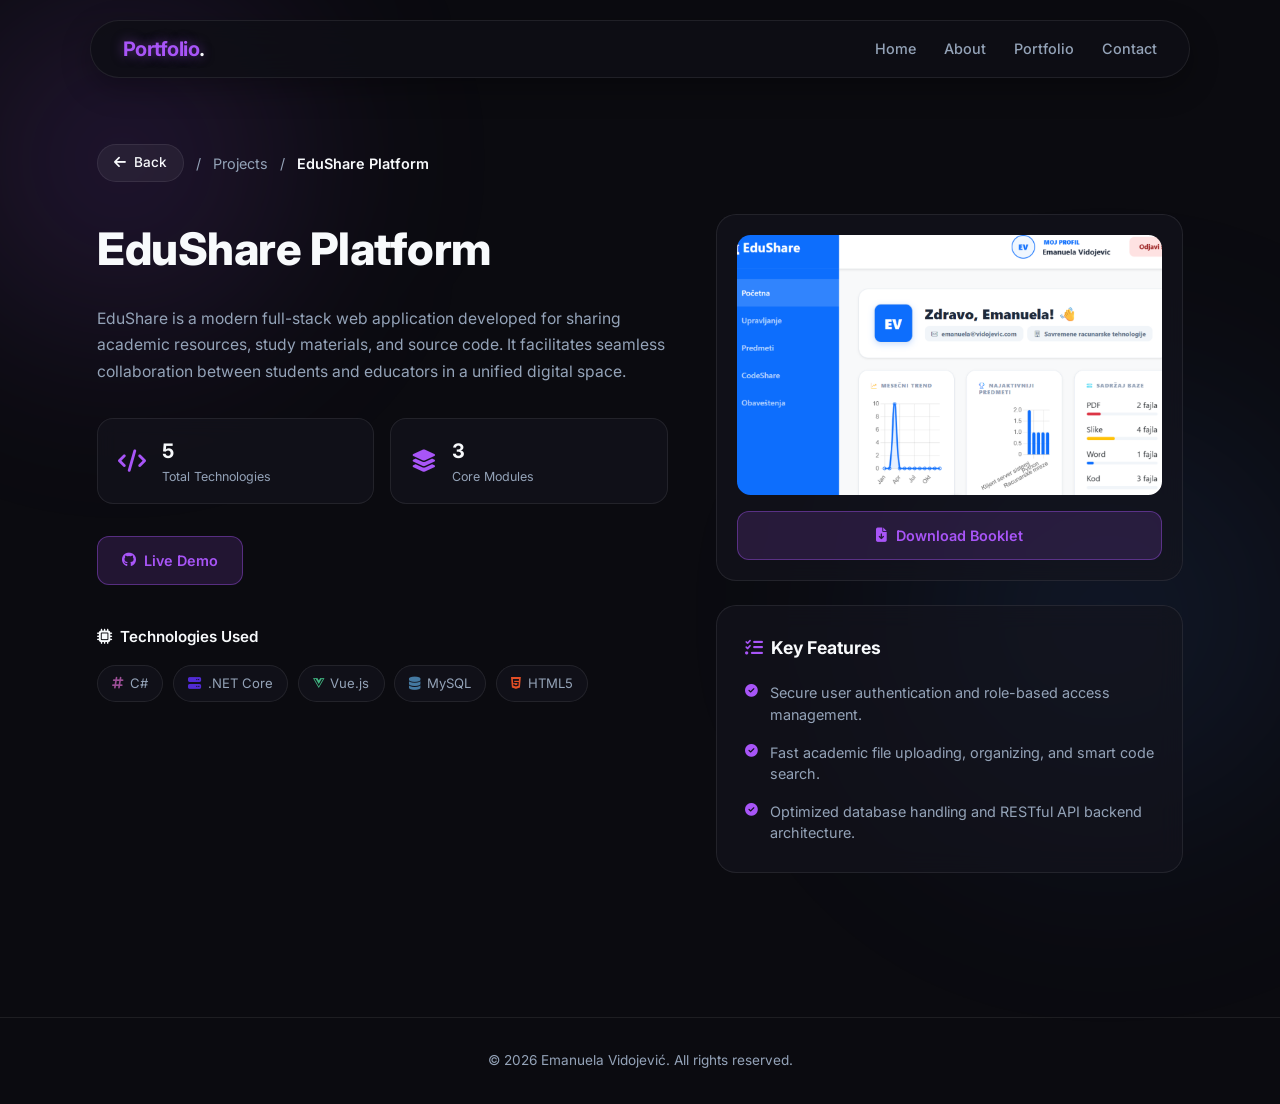
<file: EmanuelaPortfolio2026/edusharedetails.html>
<!DOCTYPE html>
<html lang="en" data-theme="dark">
<head>
<meta charset="UTF-8">
<meta name="viewport" content="width=device-width, initial-scale=1.0">
<title>EduShare Details - Emanuela Vidojević</title>
<link rel="preconnect" href="https://fonts.googleapis.com">
<link rel="preconnect" href="https://fonts.gstatic.com" crossorigin>
<link href="https://fonts.googleapis.com/css2?family=Inter:wght@300;400;500;600;700;800&display=swap" rel="stylesheet">
<link rel="stylesheet" href="https://cdnjs.cloudflare.com/ajax/libs/font-awesome/6.4.0/css/all.min.css">
<style>
*, *::before, *::after {
    box-sizing: border-box;
    margin: 0;
    padding: 0;
    scroll-behavior: smooth;
}

:root {
    --bg-color: #0b0b10;
    --card-bg: rgba(21, 21, 30, 0.65);
    --card-border: rgba(255, 255, 255, 0.08);
    --text-primary: #f8fafc;
    --text-secondary: #94a3b8;
    --nav-bg: rgba(15, 15, 22, 0.85);
    --accent: #663399;
    --accent-glow: #a855f7;
    --accent-blue: #3b82f6;
    --transition: all 0.3s ease;
}

body {
    font-family: 'Inter', sans-serif;
    background-color: var(--bg-color);
    color: var(--text-primary);
    line-height: 1.6;
    overflow-x: hidden;
    position: relative;
    min-height: 100vh;
}

/* BACKGROUND NEBULA GLOWS */
.nebula-glow-1 {
    position: fixed;
    top: -10%;
    left: -10%;
    width: 500px;
    height: 500px;
    background: radial-gradient(circle, rgba(168, 85, 247, 0.2) 0%, rgba(0,0,0,0) 70%);
    border-radius: 50%;
    filter: blur(90px);
    z-index: -1;
    pointer-events: none;
}

.nebula-glow-2 {
    position: fixed;
    top: 35%;
    right: -10%;
    width: 600px;
    height: 600px;
    background: radial-gradient(circle, rgba(59, 130, 246, 0.15) 0%, rgba(0,0,0,0) 70%);
    border-radius: 50%;
    filter: blur(100px);
    z-index: -1;
    pointer-events: none;
}

.wrapper {
    max-width: 1150px;
    margin: 0 auto;
    padding: 0 2rem;
}

/* HEADER / NAVIGATION */
header {
    position: fixed;
    top: 1.25rem;
    left: 50%;
    transform: translateX(-50%);
    width: 90%;
    max-width: 1100px;
    background: var(--nav-bg);
    backdrop-filter: blur(16px);
    -webkit-backdrop-filter: blur(16px);
    border: 1px solid var(--card-border);
    border-radius: 999px;
    z-index: 1000;
    display: flex;
    justify-content: space-between;
    align-items: center;
    padding: 0.75rem 2rem;
    box-shadow: 0 10px 30px rgba(0, 0, 0, 0.3);
}

.nav-brand {
    font-weight: 700;
    font-size: 1.25rem;
    color: var(--accent-glow);
    text-decoration: none;
    letter-spacing: -0.5px;
    text-shadow: 0 0 12px rgba(168, 85, 247, 0.5);
}

.nav-brand span { color: var(--text-primary); }

.nav-items {
    display: flex;
    gap: 1.75rem;
    list-style: none;
    align-items: center;
}

.nav-items a {
    text-decoration: none;
    color: var(--text-secondary);
    font-weight: 500;
    font-size: 0.9rem;
    transition: var(--transition);
}

.nav-items a:hover {
    color: var(--accent-glow);
}

/* DETAILS SECTION */
.details-section {
    padding: 9rem 0 5rem 0;
}

/* BREADCRUMB / BACK BUTTON */
.breadcrumb-nav {
    display: flex;
    align-items: center;
    gap: 0.75rem;
    margin-bottom: 2rem;
    font-size: 0.9rem;
    color: var(--text-secondary);
}

.btn-back {
    display: inline-flex;
    align-items: center;
    gap: 0.5rem;
    padding: 0.45rem 1rem;
    background: rgba(255, 255, 255, 0.05);
    border: 1px solid var(--card-border);
    border-radius: 999px;
    color: var(--text-primary);
    text-decoration: none;
    font-size: 0.85rem;
    font-weight: 500;
    transition: var(--transition);
}

.btn-back:hover {
    background: rgba(168, 85, 247, 0.15);
    border-color: rgba(168, 85, 247, 0.4);
    color: var(--accent-glow);
}

.breadcrumb-nav span {
    color: var(--text-secondary);
}

.breadcrumb-nav .current {
    color: var(--text-primary);
    font-weight: 600;
}

/* MAIN DETAILS GRID (2 COLUMNS) */
.details-grid {
    display: grid;
    grid-template-columns: 1.1fr 0.9fr;
    gap: 3rem;
    align-items: start;
}

/* LEFT SIDE */
.details-info h1 {
    font-size: 2.8rem;
    font-weight: 800;
    color: var(--text-primary);
    margin-bottom: 1.25rem;
    letter-spacing: -0.5px;
}

.details-desc {
    font-size: 0.98rem;
    color: var(--text-secondary);
    line-height: 1.7;
    margin-bottom: 2rem;
}

/* STATS CARDS */
.stats-row {
    display: grid;
    grid-template-columns: repeat(2, 1fr);
    gap: 1rem;
    margin-bottom: 2rem;
}

.stat-box {
    background: var(--card-bg);
    border: 1px solid var(--card-border);
    border-radius: 1rem;
    padding: 1rem 1.25rem;
    backdrop-filter: blur(10px);
    display: flex;
    align-items: center;
    gap: 1rem;
}

.stat-box i {
    font-size: 1.4rem;
    color: var(--accent-glow);
}

.stat-box .stat-num {
    font-size: 1.25rem;
    font-weight: 700;
    color: var(--text-primary);
}

.stat-box .stat-label {
    font-size: 0.78rem;
    color: var(--text-secondary);
}

/* ACTION BUTTONS */
.action-buttons {
    display: flex;
    gap: 1rem;
    margin-bottom: 2.5rem;
}

.btn-action {
    display: inline-flex;
    align-items: center;
    gap: 0.5rem;
    padding: 0.75rem 1.5rem;
    border-radius: 0.75rem;
    font-size: 0.9rem;
    font-weight: 600;
    text-decoration: none;
    transition: var(--transition);
}

.btn-demo-main {
    background: rgba(168, 85, 247, 0.15);
    border: 1px solid rgba(168, 85, 247, 0.4);
    color: var(--accent-glow);
}

.btn-demo-main:hover {
    background: var(--accent);
    color: #ffffff;
    box-shadow: 0 0 20px rgba(168, 85, 247, 0.4);
}

/* TECHNOLOGIES USED */
.tech-used-title {
    font-size: 0.95rem;
    font-weight: 600;
    color: var(--text-primary);
    margin-bottom: 1rem;
    display: flex;
    align-items: center;
    gap: 0.5rem;
}

.tech-badges {
    display: flex;
    flex-wrap: wrap;
    gap: 0.6rem;
}

.tech-badge {
    background: var(--card-bg);
    border: 1px solid var(--card-border);
    padding: 0.45rem 0.9rem;
    border-radius: 999px;
    font-size: 0.82rem;
    color: var(--text-secondary);
    display: inline-flex;
    align-items: center;
    gap: 0.4rem;
    backdrop-filter: blur(10px);
}

/* RIGHT SIDE (IMAGE AND KEY FEATURES) */
.details-preview-card {
    background: var(--card-bg);
    border: 1px solid var(--card-border);
    border-radius: 1.25rem;
    padding: 1.25rem;
    backdrop-filter: blur(12px);
    margin-bottom: 1.5rem;
}

.details-img-container {
    width: 100%;
    height: 260px;
    border-radius: 0.85rem;
    overflow: hidden;
    background: #12121a;
    margin-bottom: 1rem;
}

.details-img-container img {
    width: 100%;
    height: 100%;
    object-fit: cover;
}

/* DOWNLOAD BOOKLET BUTTON */
.btn-download-booklet {
    display: flex;
    align-items: center;
    justify-content: center;
    gap: 0.6rem;
    width: 100%;
    padding: 0.75rem 1rem;
    background: rgba(168, 85, 247, 0.15);
    border: 1px solid rgba(168, 85, 247, 0.4);
    border-radius: 0.75rem;
    color: var(--accent-glow);
    text-decoration: none;
    font-size: 0.9rem;
    font-weight: 600;
    transition: var(--transition);
}

.btn-download-booklet:hover {
    background: var(--accent);
    color: #ffffff;
    box-shadow: 0 0 20px rgba(168, 85, 247, 0.4);
}

/* KEY FEATURES CARD */
.features-card {
    background: var(--card-bg);
    border: 1px solid var(--card-border);
    border-radius: 1.25rem;
    padding: 1.75rem;
    backdrop-filter: blur(12px);
}

.features-title {
    font-size: 1.1rem;
    font-weight: 700;
    color: var(--text-primary);
    margin-bottom: 1.25rem;
    display: flex;
    align-items: center;
    gap: 0.5rem;
}

.features-title i {
    color: var(--accent-glow);
}

.features-list {
    list-style: none;
    display: flex;
    flex-direction: column;
    gap: 1rem;
}

.features-list li {
    font-size: 0.9rem;
    color: var(--text-secondary);
    display: flex;
    align-items: flex-start;
    gap: 0.75rem;
    line-height: 1.5;
}

.features-list li i {
    color: var(--accent-glow);
    margin-top: 0.2rem;
    font-size: 0.8rem;
}

@media (max-width: 968px) {
    .details-grid {
        grid-template-columns: 1fr;
    }
}
</style>
</head>
<body>

<!-- NEBULA GLOWS -->
<div class="nebula-glow-1"></div>
<div class="nebula-glow-2"></div>

<!-- HEADER -->
<header>
    <a href="index.html#pocetna" class="nav-brand">Portfolio<span>.</span></a>
    <ul class="nav-items">
        <li><a href="index.html#pocetna">Home</a></li>
        <li><a href="index.html#about">About</a></li>
        <li><a href="index.html#portfolio">Portfolio</a></li>
        <li><a href="index.html#contact">Contact</a></li>
    </ul>
</header>

<div class="wrapper">
    <section class="details-section">
        
        <!-- BREADCRUMB / BACK BUTTON -->
        <div class="breadcrumb-nav">
            <a href="index.html#portfolio" class="btn-back">
                <i class="fa-solid fa-arrow-left"></i> Back
            </a>
            <span>/</span>
            <span>Projects</span>
            <span>/</span>
            <span class="current">EduShare Platform</span>
        </div>

        <div class="details-grid">
            
            <!-- LEFT SIDE: Description & Tech -->
            <div class="details-info">
                <h1>EduShare Platform</h1>
                <p class="details-desc">
                    EduShare is a modern full-stack web application developed for sharing academic resources, study materials, and source code. It facilitates seamless collaboration between students and educators in a unified digital space.
                </p>

                <!-- STATS -->
                <div class="stats-row">
                    <div class="stat-box">
                        <i class="fa-solid fa-code"></i>
                        <div>
                            <div class="stat-num">5</div>
                            <div class="stat-label">Total Technologies</div>
                        </div>
                    </div>
                    <div class="stat-box">
                        <i class="fa-solid fa-layer-group"></i>
                        <div>
                            <div class="stat-num">3</div>
                            <div class="stat-label">Core Modules</div>
                        </div>
                    </div>
                </div>

                <!-- ACTION BUTTONS -->
                <div class="action-buttons">
                    <a href="https://github.com/emanuelavidojevic" target="_blank" class="btn-action btn-demo-main">
                        <i class="fa-brands fa-github"></i> Live Demo
                    </a>
                </div>

                <!-- TECHNOLOGIES USED -->
                <div class="tech-used-title">
                    <i class="fa-solid fa-microchip"></i> Technologies Used
                </div>
                <div class="tech-badges">
                    <span class="tech-badge"><i class="fa-solid fa-hashtag" style="color:#9b4f96;"></i> C#</span>
                    <span class="tech-badge"><i class="fa-solid fa-server" style="color:#512bd4;"></i> .NET Core</span>
                    <span class="tech-badge"><i class="fa-brands fa-vuejs" style="color:#42b883;"></i> Vue.js</span>
                    <span class="tech-badge"><i class="fa-solid fa-database" style="color:#4479a1;"></i> MySQL</span>
                    <span class="tech-badge"><i class="fa-brands fa-html5" style="color:#e34f26;"></i> HTML5</span>
                </div>
            </div>

            <!-- RIGHT SIDE: Image, Download Button & Key Features -->
            <div class="details-side">
                <div class="details-preview-card">
                    <div class="details-img-container">
                        <img src="bookletedushare/bookletedushareslika.png" alt="EduShare Preview">
                    </div>
                    <a href="bookletedushare/bookletedushare.pdf" download class="btn-download-booklet">
                        <i class="fa-solid fa-file-arrow-down"></i> Download Booklet
                    </a>
                </div>

                <div class="features-card">
                    <div class="features-title">
                        <i class="fa-solid fa-list-check"></i> Key Features
                    </div>
                    <ul class="features-list">
                        <li>
                            <i class="fa-solid fa-circle-check"></i>
                            Secure user authentication and role-based access management.
                        </li>
                        <li>
                            <i class="fa-solid fa-circle-check"></i>
                            Fast academic file uploading, organizing, and smart code search.
                        </li>
                        <li>
                            <i class="fa-solid fa-circle-check"></i>
                            Optimized database handling and RESTful API backend architecture.
                        </li>
                    </ul>
                </div>
            </div>

        </div>

    </section>
</div>

<!-- FOOTER -->
<footer style="text-align: center; padding: 2rem 0; color: var(--text-secondary); font-size: 0.85rem; border-top: 1px solid var(--card-border); margin-top: 4rem;">
    <p>&copy; 2026 Emanuela Vidojević. All rights reserved.</p>
</footer>

</body>
</html>
</file>
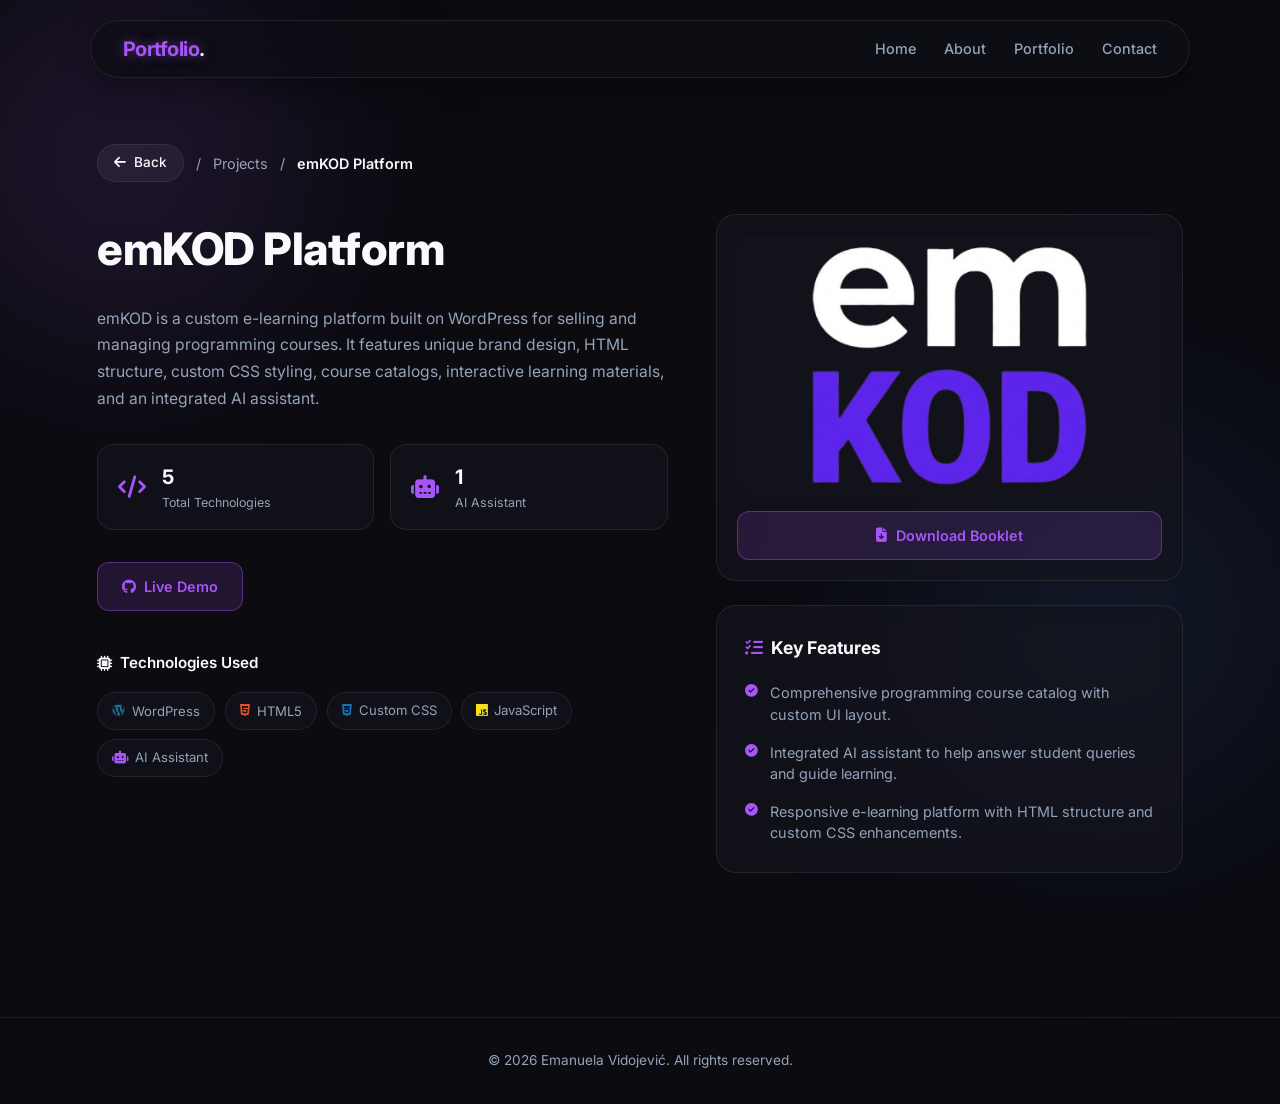
<file: EmanuelaPortfolio2026/emkoddetails.html>
<!DOCTYPE html>
<html lang="en" data-theme="dark">
<head>
<meta charset="UTF-8">
<meta name="viewport" content="width=device-width, initial-scale=1.0">
<title>emKOD Details - Emanuela Vidojević</title>
<link rel="preconnect" href="https://fonts.googleapis.com">
<link rel="preconnect" href="https://fonts.gstatic.com" crossorigin>
<link href="https://fonts.googleapis.com/css2?family=Inter:wght@300;400;500;600;700;800&display=swap" rel="stylesheet">
<link rel="stylesheet" href="https://cdnjs.cloudflare.com/ajax/libs/font-awesome/6.4.0/css/all.min.css">
<style>
*, *::before, *::after {
    box-sizing: border-box;
    margin: 0;
    padding: 0;
    scroll-behavior: smooth;
}

:root {
    --bg-color: #0b0b10;
    --card-bg: rgba(21, 21, 30, 0.65);
    --card-border: rgba(255, 255, 255, 0.08);
    --text-primary: #f8fafc;
    --text-secondary: #94a3b8;
    --nav-bg: rgba(15, 15, 22, 0.85);
    --accent: #663399;
    --accent-glow: #a855f7;
    --accent-blue: #3b82f6;
    --transition: all 0.3s ease;
}

body {
    font-family: 'Inter', sans-serif;
    background-color: var(--bg-color);
    color: var(--text-primary);
    line-height: 1.6;
    overflow-x: hidden;
    position: relative;
    min-height: 100vh;
}

/* BACKGROUND NEBULA GLOWS */
.nebula-glow-1 {
    position: fixed;
    top: -10%;
    left: -10%;
    width: 500px;
    height: 500px;
    background: radial-gradient(circle, rgba(168, 85, 247, 0.2) 0%, rgba(0,0,0,0) 70%);
    border-radius: 50%;
    filter: blur(90px);
    z-index: -1;
    pointer-events: none;
}

.nebula-glow-2 {
    position: fixed;
    top: 35%;
    right: -10%;
    width: 600px;
    height: 600px;
    background: radial-gradient(circle, rgba(59, 130, 246, 0.15) 0%, rgba(0,0,0,0) 70%);
    border-radius: 50%;
    filter: blur(100px);
    z-index: -1;
    pointer-events: none;
}

.wrapper {
    max-width: 1150px;
    margin: 0 auto;
    padding: 0 2rem;
}

/* HEADER / NAVIGATION */
header {
    position: fixed;
    top: 1.25rem;
    left: 50%;
    transform: translateX(-50%);
    width: 90%;
    max-width: 1100px;
    background: var(--nav-bg);
    backdrop-filter: blur(16px);
    -webkit-backdrop-filter: blur(16px);
    border: 1px solid var(--card-border);
    border-radius: 999px;
    z-index: 1000;
    display: flex;
    justify-content: space-between;
    align-items: center;
    padding: 0.75rem 2rem;
    box-shadow: 0 10px 30px rgba(0, 0, 0, 0.3);
}

.nav-brand {
    font-weight: 700;
    font-size: 1.25rem;
    color: var(--accent-glow);
    text-decoration: none;
    letter-spacing: -0.5px;
    text-shadow: 0 0 12px rgba(168, 85, 247, 0.5);
}

.nav-brand span { color: var(--text-primary); }

.nav-items {
    display: flex;
    gap: 1.75rem;
    list-style: none;
    align-items: center;
}

.nav-items a {
    text-decoration: none;
    color: var(--text-secondary);
    font-weight: 500;
    font-size: 0.9rem;
    transition: var(--transition);
}

.nav-items a:hover {
    color: var(--accent-glow);
}

/* DETAILS SECTION */
.details-section {
    padding: 9rem 0 5rem 0;
}

/* BREADCRUMB / BACK BUTTON */
.breadcrumb-nav {
    display: flex;
    align-items: center;
    gap: 0.75rem;
    margin-bottom: 2rem;
    font-size: 0.9rem;
    color: var(--text-secondary);
}

.btn-back {
    display: inline-flex;
    align-items: center;
    gap: 0.5rem;
    padding: 0.45rem 1rem;
    background: rgba(255, 255, 255, 0.05);
    border: 1px solid var(--card-border);
    border-radius: 999px;
    color: var(--text-primary);
    text-decoration: none;
    font-size: 0.85rem;
    font-weight: 500;
    transition: var(--transition);
}

.btn-back:hover {
    background: rgba(168, 85, 247, 0.15);
    border-color: rgba(168, 85, 247, 0.4);
    color: var(--accent-glow);
}

.breadcrumb-nav span {
    color: var(--text-secondary);
}

.breadcrumb-nav .current {
    color: var(--text-primary);
    font-weight: 600;
}

/* MAIN DETAILS GRID (2 COLUMNS) */
.details-grid {
    display: grid;
    grid-template-columns: 1.1fr 0.9fr;
    gap: 3rem;
    align-items: start;
}

/* LEFT SIDE */
.details-info h1 {
    font-size: 2.8rem;
    font-weight: 800;
    color: var(--text-primary);
    margin-bottom: 1.25rem;
    letter-spacing: -0.5px;
}

.details-desc {
    font-size: 0.98rem;
    color: var(--text-secondary);
    line-height: 1.7;
    margin-bottom: 2rem;
}

/* STATS CARDS */
.stats-row {
    display: grid;
    grid-template-columns: repeat(2, 1fr);
    gap: 1rem;
    margin-bottom: 2rem;
}

.stat-box {
    background: var(--card-bg);
    border: 1px solid var(--card-border);
    border-radius: 1rem;
    padding: 1rem 1.25rem;
    backdrop-filter: blur(10px);
    display: flex;
    align-items: center;
    gap: 1rem;
}

.stat-box i {
    font-size: 1.4rem;
    color: var(--accent-glow);
}

.stat-box .stat-num {
    font-size: 1.25rem;
    font-weight: 700;
    color: var(--text-primary);
}

.stat-box .stat-label {
    font-size: 0.78rem;
    color: var(--text-secondary);
}

/* ACTION BUTTONS */
.action-buttons {
    display: flex;
    gap: 1rem;
    margin-bottom: 2.5rem;
}

.btn-action {
    display: inline-flex;
    align-items: center;
    gap: 0.5rem;
    padding: 0.75rem 1.5rem;
    border-radius: 0.75rem;
    font-size: 0.9rem;
    font-weight: 600;
    text-decoration: none;
    transition: var(--transition);
}

.btn-demo-main {
    background: rgba(168, 85, 247, 0.15);
    border: 1px solid rgba(168, 85, 247, 0.4);
    color: var(--accent-glow);
}

.btn-demo-main:hover {
    background: var(--accent);
    color: #ffffff;
    box-shadow: 0 0 20px rgba(168, 85, 247, 0.4);
}

/* TECHNOLOGIES USED */
.tech-used-title {
    font-size: 0.95rem;
    font-weight: 600;
    color: var(--text-primary);
    margin-bottom: 1rem;
    display: flex;
    align-items: center;
    gap: 0.5rem;
}

.tech-badges {
    display: flex;
    flex-wrap: wrap;
    gap: 0.6rem;
}

.tech-badge {
    background: var(--card-bg);
    border: 1px solid var(--card-border);
    padding: 0.45rem 0.9rem;
    border-radius: 999px;
    font-size: 0.82rem;
    color: var(--text-secondary);
    display: inline-flex;
    align-items: center;
    gap: 0.4rem;
    backdrop-filter: blur(10px);
}

/* RIGHT SIDE (IMAGE AND KEY FEATURES) */
.details-preview-card {
    background: var(--card-bg);
    border: 1px solid var(--card-border);
    border-radius: 1.25rem;
    padding: 1.25rem;
    backdrop-filter: blur(12px);
    margin-bottom: 1.5rem;
}

.details-img-container {
    width: 100%;
    height: 260px;
    border-radius: 0.85rem;
    overflow: hidden;
    background: #12121a;
    margin-bottom: 1rem;
}

.details-img-container img {
    width: 100%;
    height: 100%;
    object-fit: cover;
}

/* DOWNLOAD BOOKLET BUTTON */
.btn-download-booklet {
    display: flex;
    align-items: center;
    justify-content: center;
    gap: 0.6rem;
    width: 100%;
    padding: 0.75rem 1rem;
    background: rgba(168, 85, 247, 0.15);
    border: 1px solid rgba(168, 85, 247, 0.4);
    border-radius: 0.75rem;
    color: var(--accent-glow);
    text-decoration: none;
    font-size: 0.9rem;
    font-weight: 600;
    transition: var(--transition);
}

.btn-download-booklet:hover {
    background: var(--accent);
    color: #ffffff;
    box-shadow: 0 0 20px rgba(168, 85, 247, 0.4);
}

/* KEY FEATURES CARD */
.features-card {
    background: var(--card-bg);
    border: 1px solid var(--card-border);
    border-radius: 1.25rem;
    padding: 1.75rem;
    backdrop-filter: blur(12px);
}

.features-title {
    font-size: 1.1rem;
    font-weight: 700;
    color: var(--text-primary);
    margin-bottom: 1.25rem;
    display: flex;
    align-items: center;
    gap: 0.5rem;
}

.features-title i {
    color: var(--accent-glow);
}

.features-list {
    list-style: none;
    display: flex;
    flex-direction: column;
    gap: 1rem;
}

.features-list li {
    font-size: 0.9rem;
    color: var(--text-secondary);
    display: flex;
    align-items: flex-start;
    gap: 0.75rem;
    line-height: 1.5;
}

.features-list li i {
    color: var(--accent-glow);
    margin-top: 0.2rem;
    font-size: 0.8rem;
}

@media (max-width: 968px) {
    .details-grid {
        grid-template-columns: 1fr;
    }
}
</style>
</head>
<body>

<!-- NEBULA GLOWS -->
<div class="nebula-glow-1"></div>
<div class="nebula-glow-2"></div>

<!-- HEADER -->
<header>
    <a href="index.html#pocetna" class="nav-brand">Portfolio<span>.</span></a>
    <ul class="nav-items">
        <li><a href="index.html#pocetna">Home</a></li>
        <li><a href="index.html#about">About</a></li>
        <li><a href="index.html#portfolio">Portfolio</a></li>
        <li><a href="index.html#contact">Contact</a></li>
    </ul>
</header>

<div class="wrapper">
    <section class="details-section">
        
        <!-- BREADCRUMB / BACK BUTTON -->
        <div class="breadcrumb-nav">
            <a href="index.html#portfolio" class="btn-back">
                <i class="fa-solid fa-arrow-left"></i> Back
            </a>
            <span>/</span>
            <span>Projects</span>
            <span>/</span>
            <span class="current">emKOD Platform</span>
        </div>

        <div class="details-grid">
            
            <!-- LEFT SIDE: Description & Tech -->
            <div class="details-info">
                <h1>emKOD Platform</h1>
                <p class="details-desc">
                    emKOD is a custom e-learning platform built on WordPress for selling and managing programming courses. It features unique brand design, HTML structure, custom CSS styling, course catalogs, interactive learning materials, and an integrated AI assistant.
                </p>

                <!-- STATS -->
                <div class="stats-row">
                    <div class="stat-box">
                        <i class="fa-solid fa-code"></i>
                        <div>
                            <div class="stat-num">5</div>
                            <div class="stat-label">Total Technologies</div>
                        </div>
                    </div>
                    <div class="stat-box">
                        <i class="fa-solid fa-robot"></i>
                        <div>
                            <div class="stat-num">1</div>
                            <div class="stat-label">AI Assistant</div>
                        </div>
                    </div>
                </div>

                <!-- ACTION BUTTONS -->
                <div class="action-buttons">
                    <a href="https://github.com/emanuelavidojevic" target="_blank" class="btn-action btn-demo-main">
                        <i class="fa-brands fa-github"></i> Live Demo
                    </a>
                </div>

                <!-- TECHNOLOGIES USED -->
                <div class="tech-used-title">
                    <i class="fa-solid fa-microchip"></i> Technologies Used
                </div>
                <div class="tech-badges">
                    <span class="tech-badge"><i class="fa-brands fa-wordpress" style="color:#21759b;"></i> WordPress</span>
                    <span class="tech-badge"><i class="fa-brands fa-html5" style="color:#e34f26;"></i> HTML5</span>
                    <span class="tech-badge"><i class="fa-brands fa-css3-alt" style="color:#1572b6;"></i> Custom CSS</span>
                    <span class="tech-badge"><i class="fa-brands fa-js" style="color:#f7df1e;"></i> JavaScript</span>
                    <span class="tech-badge"><i class="fa-solid fa-robot" style="color:#a855f7;"></i> AI Assistant</span>
                </div>
            </div>

            <!-- RIGHT SIDE: Image, Download Button & Key Features -->
            <div class="details-side">
                <div class="details-preview-card">
                    <div class="details-img-container">
                        <img src="bookletemkod/emkodslika.png" alt="emKOD Preview">
                    </div>
                    <a href="bookletemkod/bookletemkod.pdf" download class="btn-download-booklet">
                        <i class="fa-solid fa-file-arrow-down"></i> Download Booklet
                    </a>
                </div>

                <div class="features-card">
                    <div class="features-title">
                        <i class="fa-solid fa-list-check"></i> Key Features
                    </div>
                    <ul class="features-list">
                        <li>
                            <i class="fa-solid fa-circle-check"></i>
                            Comprehensive programming course catalog with custom UI layout.
                        </li>
                        <li>
                            <i class="fa-solid fa-circle-check"></i>
                            Integrated AI assistant to help answer student queries and guide learning.
                        </li>
                        <li>
                            <i class="fa-solid fa-circle-check"></i>
                            Responsive e-learning platform with HTML structure and custom CSS enhancements.
                        </li>
                    </ul>
                </div>
            </div>

        </div>

    </section>
</div>

<!-- FOOTER -->
<footer style="text-align: center; padding: 2rem 0; color: var(--text-secondary); font-size: 0.85rem; border-top: 1px solid var(--card-border); margin-top: 4rem;">
    <p>&copy; 2026 Emanuela Vidojević. All rights reserved.</p>
</footer>

</body>
</html>
</file>
